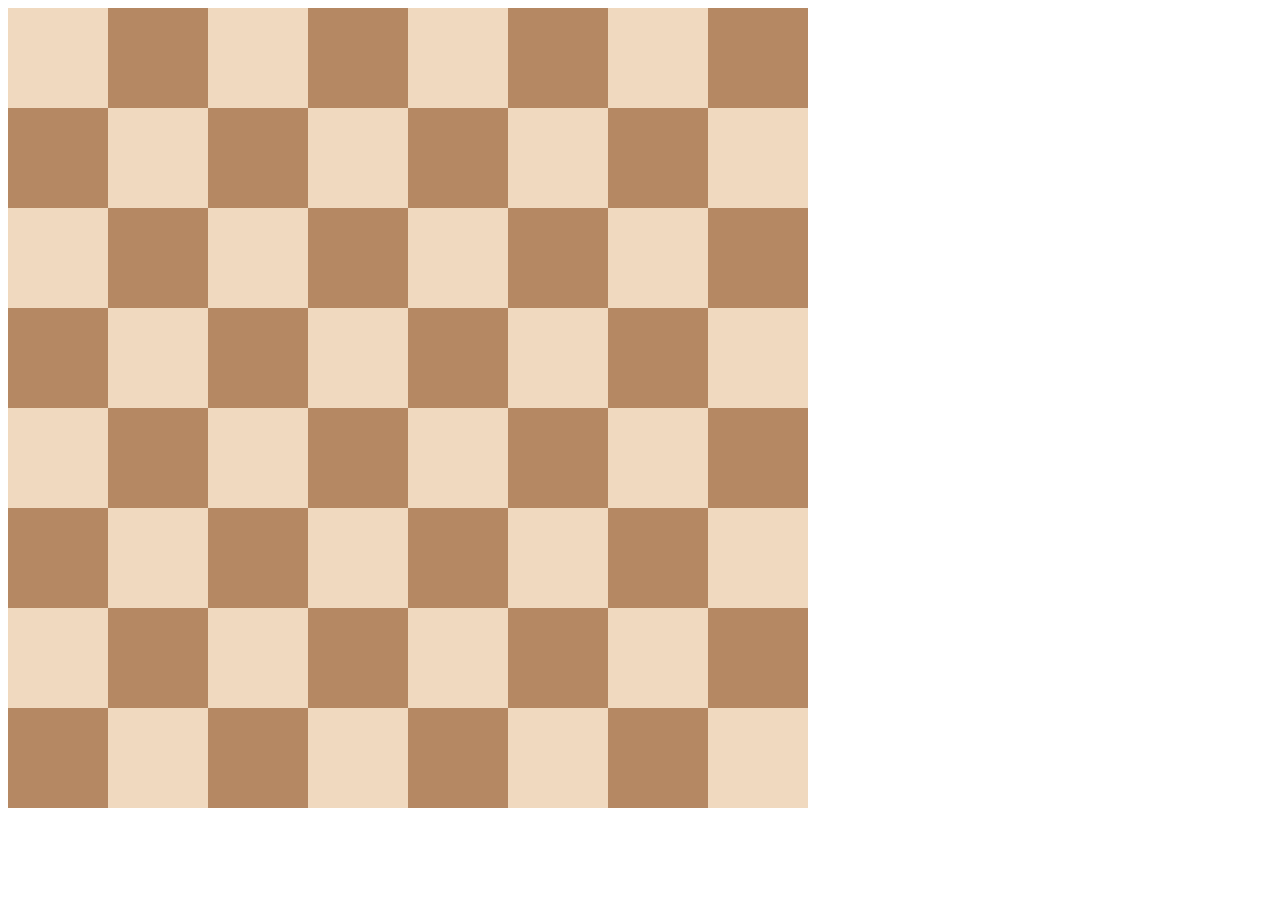
<file: 10.0+Display+Grid/10.0 Display Grid/index.html>
<!DOCTYPE html>
<html>

<head>
  <title>Chessboard</title>
  <style>
    /* Write your code here */
    /* Each square should be 100px by 100px */
    /* My colours for white: #f0d9b5, black: #b58863 */
    .container{
      width: 800px;
      display: grid;
      grid-template-columns: repeat(8, 1fr);
      grid-template: repeat(8, 1fr);
    }

    .white{
      height: 100px;
      width: 100px;
      background-color: #f0d9bf;
    }

    .black{
      height: 100px;
      width: 100px;
      background-color: #b58863;
    }
  </style>
</head>

<body>
  <div class="container">
    <div class="white"></div>
    <div class="black"></div>
    <div class="white"></div>
    <div class="black"></div>
    <div class="white"></div>
    <div class="black"></div>
    <div class="white"></div>
    <div class="black"></div>
    <div class="black"></div>
    <div class="white"></div>
    <div class="black"></div>
    <div class="white"></div>
    <div class="black"></div>
    <div class="white"></div>
    <div class="black"></div>
    <div class="white"></div>
    <div class="white"></div>
    <div class="black"></div>
    <div class="white"></div>
    <div class="black"></div>
    <div class="white"></div>
    <div class="black"></div>
    <div class="white"></div>
    <div class="black"></div>
    <div class="black"></div>
    <div class="white"></div>
    <div class="black"></div>
    <div class="white"></div>
    <div class="black"></div>
    <div class="white"></div>
    <div class="black"></div>
    <div class="white"></div>
    <div class="white"></div>
    <div class="black"></div>
    <div class="white"></div>
    <div class="black"></div>
    <div class="white"></div>
    <div class="black"></div>
    <div class="white"></div>
    <div class="black"></div>
    <div class="black"></div>
    <div class="white"></div>
    <div class="black"></div>
    <div class="white"></div>
    <div class="black"></div>
    <div class="white"></div>
    <div class="black"></div>
    <div class="white"></div>
    <div class="white"></div>
    <div class="black"></div>
    <div class="white"></div>
    <div class="black"></div>
    <div class="white"></div>
    <div class="black"></div>
    <div class="white"></div>
    <div class="black"></div>
    <div class="black"></div>
    <div class="white"></div>
    <div class="black"></div>
    <div class="white"></div>
    <div class="black"></div>
    <div class="white"></div>
    <div class="black"></div>
    <div class="white"></div>
  </div>
</body>

</html>
</file>
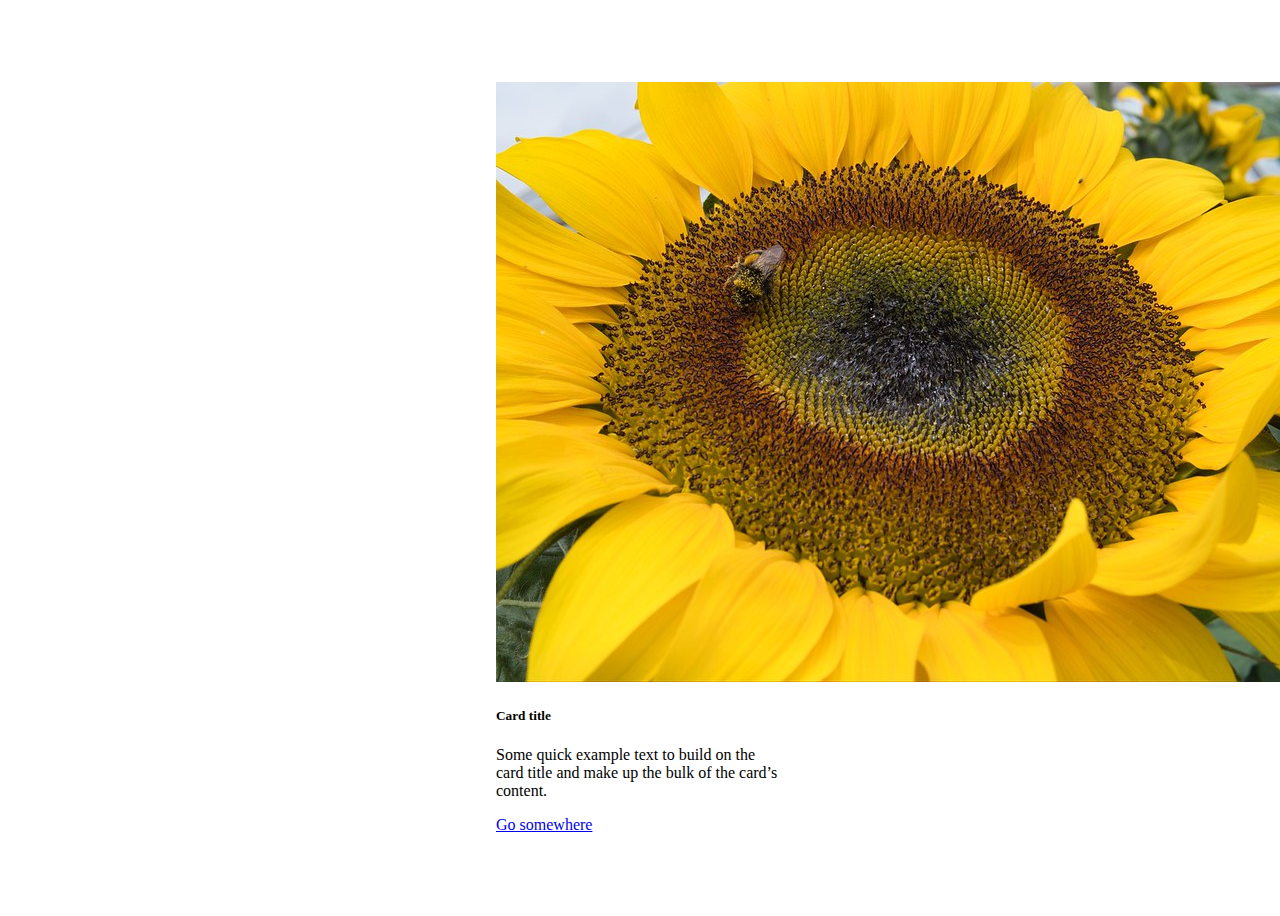
<file: 11.0+Bootstrap+Intro/11.0 Bootstrap Intro/index.html>
<!doctype html>
<html lang="en">

<head>
  <meta charset="utf-8">
  <meta name="viewport" content="width=device-width, initial-scale=1">
  <title>Bootstrap</title>
  <!-- TODO 1: Add the Bootstrap link here. -->
   <link href="https://cdn.jsdelivr.net/npm/bootstrap@5.3.8/dist/css/bootstrap.min.css" rel="stylesheet" integrity="sha384-sRIl4kxILFvY47J16cr9ZwB07vP4J8+LH7qKQnuqkuIAvNWLzeN8tE5YBujZqJLB" crossorigin="anonymous">
  <style>
    /* TODO 4: Use flexbox to center the card in the vertical and horizontal center. */
    .flex-container{
      display: flex;
      justify-content: center;
      align-items: center;
      height: 100vh;
    }
  </style>
</head>

<body>
  <div class="flex-container">
    <!-- TODO 2: Add the Bootstrap Prebuilt Card here -->
     <div class="card" style="width: 18rem;">
  <img src="flower.jpg" class="card-img-top" alt="flower image">
  <div class="card-body">
    <h5 class="card-title">Card title</h5>
    <p class="card-text">Some quick example text to build on the card title and make up the bulk of the card’s content.</p>
    <a href="#" class="btn btn-primary">Go somewhere</a>
  </div>
</div>
    <!-- TODO 3: Change the image src to display the flower.jpg image. -->
  </div>
</body>

</html>
</file>
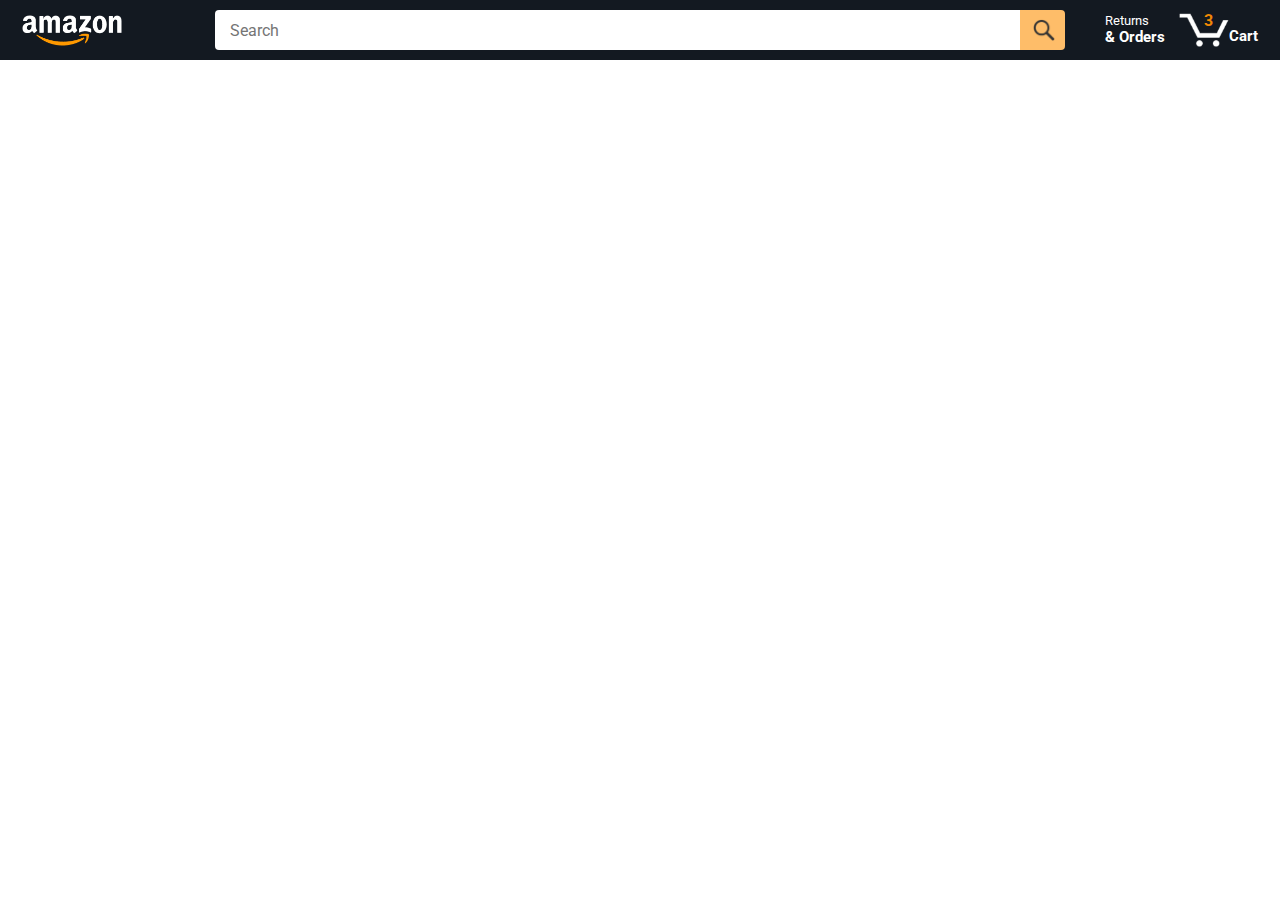
<file: javascript-amazon-project/amazon.html>
<!DOCTYPE html>
<html>
  <head>
    <title>Amazon Project</title>

    <!-- This code is needed for responsive design to work.
      (Responsive design = make the website look good on
      smaller screen sizes like a phone or a tablet). -->
    <meta name="viewport" content="width=device-width, initial-scale=1">

    <!-- Load a font called Roboto from Google Fonts. -->
    <link rel="preconnect" href="https://fonts.googleapis.com">
    <link rel="preconnect" href="https://fonts.gstatic.com" crossorigin>
    <link href="https://fonts.googleapis.com/css2?family=Roboto:wght@400;500;700&display=swap" rel="stylesheet">

    <!-- Here are the CSS files for this page. -->
    <link rel="stylesheet" href="styles/shared/general.css">
    <link rel="stylesheet" href="styles/shared/amazon-header.css">
    <link rel="stylesheet" href="styles/pages/amazon.css">
  </head>
  <body>
    <div class="amazon-header">
      <div class="amazon-header-left-section">
        <a href="amazon.html" class="header-link">
          <img class="amazon-logo"
            src="images/amazon-logo-white.png">
          <img class="amazon-mobile-logo"
            src="images/amazon-mobile-logo-white.png">
        </a>
      </div>

      <div class="amazon-header-middle-section">
        <input class="search-bar" type="text" placeholder="Search">

        <button class="search-button">
          <img class="search-icon" src="images/icons/search-icon.png">
        </button>
      </div>

      <div class="amazon-header-right-section">
        <a class="orders-link header-link" href="orders.html">
          <span class="returns-text">Returns</span>
          <span class="orders-text">& Orders</span>
        </a>

        <a class="cart-link header-link" href="checkout.html">
          <img class="cart-icon" src="images/icons/cart-icon.png">
          <div class="cart-quantity">3</div>
          <div class="cart-text">Cart</div>
        </a>
      </div>
    </div>
    
    <div class="main">
      <div class="products-grid js-products-grid">
      </div>
    </div>

    <script src="data/cart.js"></script>
    <script src="data/products.js"></script>
    <script src="scripts/amazon.js"></script>
  </body>
</html>
</file>
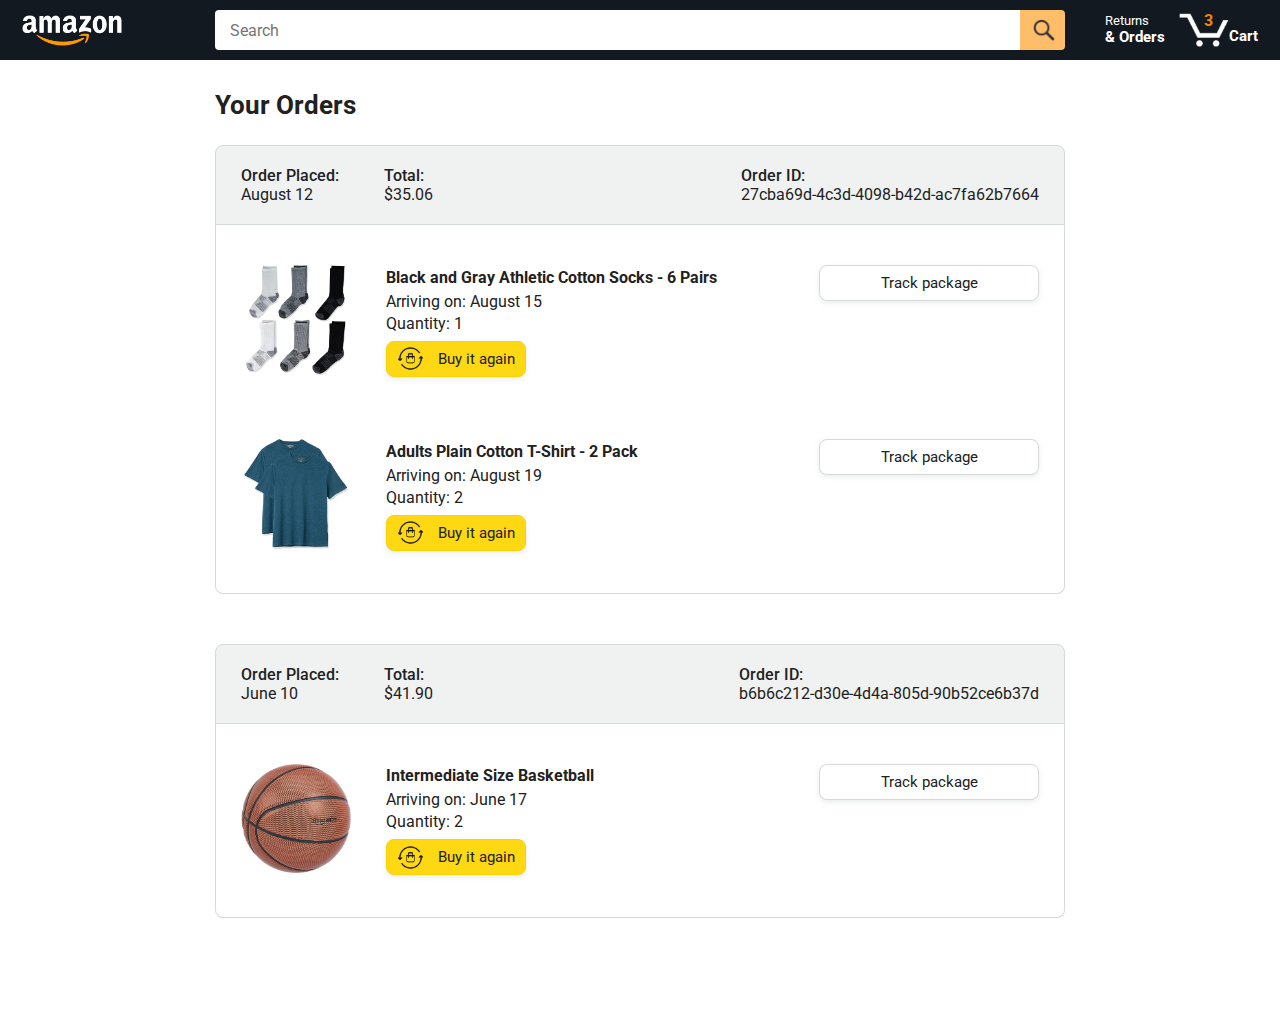
<file: javascript-amazon-project/orders.html>
<!DOCTYPE html>
<html>
  <head>
    <title>Orders</title>

    <!-- This code is needed for responsive design to work.
      (Responsive design = make the website look good on
      smaller screen sizes like a phone or a tablet). -->
    <meta name="viewport" content="width=device-width, initial-scale=1">

    <!-- Load a font called Roboto from Google Fonts. -->
    <link rel="preconnect" href="https://fonts.googleapis.com">
    <link rel="preconnect" href="https://fonts.gstatic.com" crossorigin>
    <link href="https://fonts.googleapis.com/css2?family=Roboto:wght@400;500;700&display=swap" rel="stylesheet">

    <!-- Here are the CSS files for this page. -->
    <link rel="stylesheet" href="styles/shared/general.css">
    <link rel="stylesheet" href="styles/shared/amazon-header.css">
    <link rel="stylesheet" href="styles/pages/orders.css">
  </head>
  <body>
    <div class="amazon-header">
      <div class="amazon-header-left-section">
        <a href="amazon.html" class="header-link">
          <img class="amazon-logo"
            src="images/amazon-logo-white.png">
          <img class="amazon-mobile-logo"
            src="images/amazon-mobile-logo-white.png">
        </a>
      </div>

      <div class="amazon-header-middle-section">
        <input class="search-bar" type="text" placeholder="Search">

        <button class="search-button">
          <img class="search-icon" src="images/icons/search-icon.png">
        </button>
      </div>

      <div class="amazon-header-right-section">
        <a class="orders-link header-link" href="orders.html">
          <span class="returns-text">Returns</span>
          <span class="orders-text">& Orders</span>
        </a>

        <a class="cart-link header-link" href="checkout.html">
          <img class="cart-icon" src="images/icons/cart-icon.png">
          <div class="cart-quantity">3</div>
          <div class="cart-text">Cart</div>
        </a>
      </div>
    </div>

    <div class="main">
      <div class="page-title">Your Orders</div>

      <div class="orders-grid">
        <div class="order-container">
          
          <div class="order-header">
            <div class="order-header-left-section">
              <div class="order-date">
                <div class="order-header-label">Order Placed:</div>
                <div>August 12</div>
              </div>
              <div class="order-total">
                <div class="order-header-label">Total:</div>
                <div>$35.06</div>
              </div>
            </div>

            <div class="order-header-right-section">
              <div class="order-header-label">Order ID:</div>
              <div>27cba69d-4c3d-4098-b42d-ac7fa62b7664</div>
            </div>
          </div>

          <div class="order-details-grid">
            <div class="product-image-container">
              <img src="images/products/athletic-cotton-socks-6-pairs.jpg">
            </div>

            <div class="product-details">
              <div class="product-name">
                Black and Gray Athletic Cotton Socks - 6 Pairs
              </div>
              <div class="product-delivery-date">
                Arriving on: August 15
              </div>
              <div class="product-quantity">
                Quantity: 1
              </div>
              <button class="buy-again-button button-primary">
                <img class="buy-again-icon" src="images/icons/buy-again.png">
                <span class="buy-again-message">Buy it again</span>
              </button>
            </div>

            <div class="product-actions">
              <a href="tracking.html">
                <button class="track-package-button button-secondary">
                  Track package
                </button>
              </a>
            </div>

            <div class="product-image-container">
              <img src="images/products/adults-plain-cotton-tshirt-2-pack-teal.jpg">
            </div>

            <div class="product-details">
              <div class="product-name">
                Adults Plain Cotton T-Shirt - 2 Pack
              </div>
              <div class="product-delivery-date">
                Arriving on: August 19
              </div>
              <div class="product-quantity">
                Quantity: 2
              </div>
              <button class="buy-again-button button-primary">
                <img class="buy-again-icon" src="images/icons/buy-again.png">
                <span class="buy-again-message">Buy it again</span>
              </button>
            </div>

            <div class="product-actions">
              <a href="tracking.html">
                <button class="track-package-button button-secondary">
                  Track package
                </button>
              </a>
            </div>
          </div>
        </div>

        <div class="order-container">

          <div class="order-header">
            <div class="order-header-left-section">
              <div class="order-date">
                <div class="order-header-label">Order Placed:</div>
                <div>June 10</div>
              </div>
              <div class="order-total">
                <div class="order-header-label">Total:</div>
                <div>$41.90</div>
              </div>
            </div>

            <div class="order-header-right-section">
              <div class="order-header-label">Order ID:</div>
              <div>b6b6c212-d30e-4d4a-805d-90b52ce6b37d</div>
            </div>
          </div>

          <div class="order-details-grid">
            <div class="product-image-container">
              <img src="images/products/intermediate-composite-basketball.jpg">
            </div>

            <div class="product-details">
              <div class="product-name">
                Intermediate Size Basketball
              </div>
              <div class="product-delivery-date">
                Arriving on: June 17
              </div>
              <div class="product-quantity">
                Quantity: 2
              </div>
              <button class="buy-again-button button-primary">
                <img class="buy-again-icon" src="images/icons/buy-again.png">
                <span class="buy-again-message">Buy it again</span>
              </button>
            </div>

            <div class="product-actions">
              <a href="tracking.html">
                <button class="track-package-button button-secondary">
                  Track package
                </button>
              </a>
            </div>
          </div>
        </div>
      </div>
    </div>
  </body>
</html>
</file>
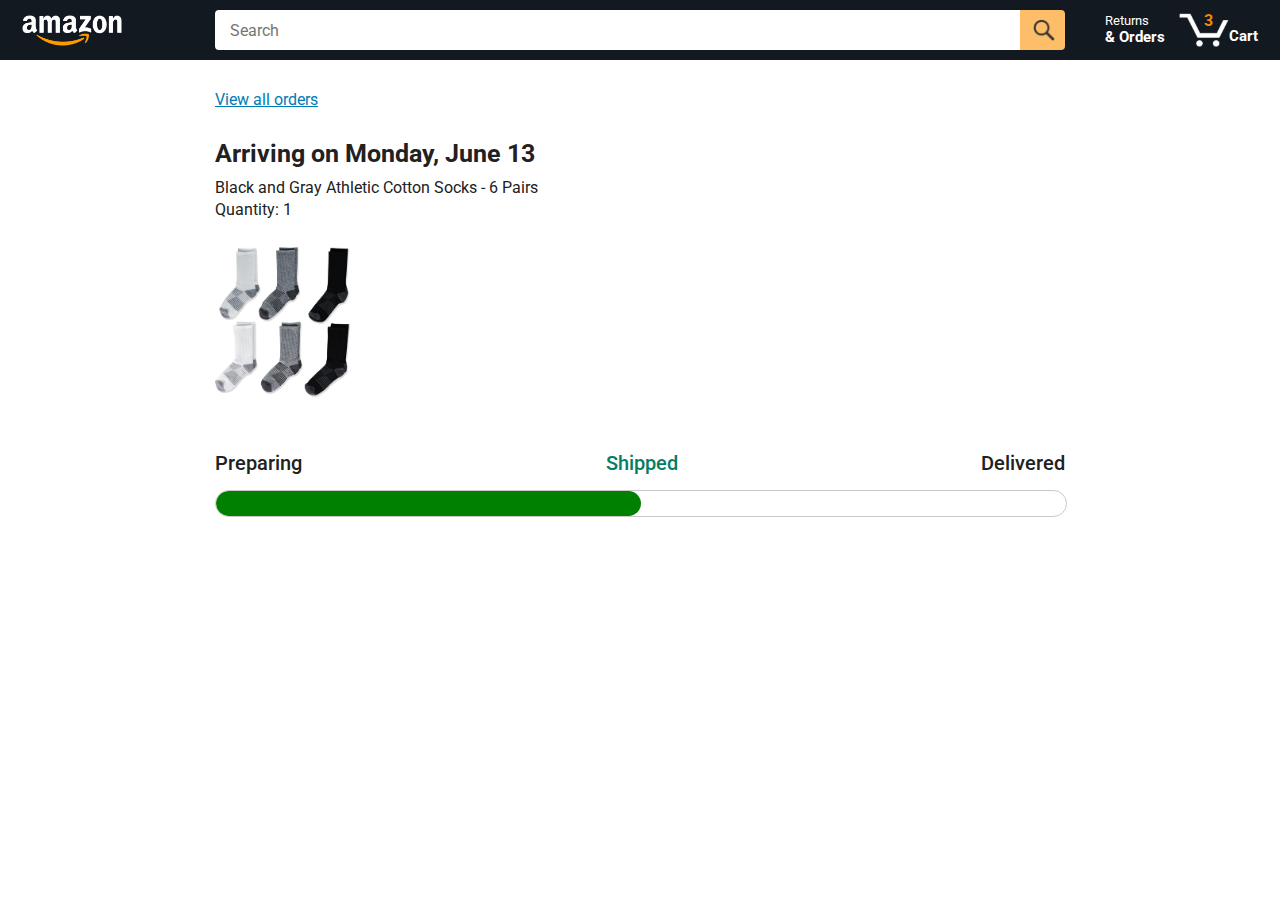
<file: javascript-amazon-project/tracking.html>
<!DOCTYPE html>
<html>
  <head>
    <title>Tracking</title>

    <!-- This code is needed for responsive design to work.
      (Responsive design = make the website look good on
      smaller screen sizes like a phone or a tablet). -->
    <meta name="viewport" content="width=device-width, initial-scale=1">

    <!-- Load a font called Roboto from Google Fonts. -->
    <link rel="preconnect" href="https://fonts.googleapis.com">
    <link rel="preconnect" href="https://fonts.gstatic.com" crossorigin>
    <link href="https://fonts.googleapis.com/css2?family=Roboto:wght@400;500;700&display=swap" rel="stylesheet">

    <!-- Here are the CSS files for this page. -->
    <link rel="stylesheet" href="styles/shared/general.css">
    <link rel="stylesheet" href="styles/shared/amazon-header.css">
    <link rel="stylesheet" href="styles/pages/tracking.css">
  </head>
  <body>
    <div class="amazon-header">
      <div class="amazon-header-left-section">
        <a href="amazon.html" class="header-link">
          <img class="amazon-logo"
            src="images/amazon-logo-white.png">
          <img class="amazon-mobile-logo"
            src="images/amazon-mobile-logo-white.png">
        </a>
      </div>

      <div class="amazon-header-middle-section">
        <input class="search-bar" type="text" placeholder="Search">

        <button class="search-button">
          <img class="search-icon" src="images/icons/search-icon.png">
        </button>
      </div>

      <div class="amazon-header-right-section">
        <a class="orders-link header-link" href="orders.html">
          <span class="returns-text">Returns</span>
          <span class="orders-text">& Orders</span>
        </a>

        <a class="cart-link header-link" href="checkout.html">
          <img class="cart-icon" src="images/icons/cart-icon.png">
          <div class="cart-quantity">3</div>
          <div class="cart-text">Cart</div>
        </a>
      </div>
    </div>

    <div class="main">
      <div class="order-tracking">
        <a class="back-to-orders-link link-primary" href="orders.html">
          View all orders
        </a>

        <div class="delivery-date">
          Arriving on Monday, June 13
        </div>

        <div class="product-info">
          Black and Gray Athletic Cotton Socks - 6 Pairs
        </div>

        <div class="product-info">
          Quantity: 1
        </div>

        <img class="product-image" src="images/products/athletic-cotton-socks-6-pairs.jpg">

        <div class="progress-labels-container">
          <div class="progress-label">
            Preparing
          </div>
          <div class="progress-label current-status">
            Shipped
          </div>
          <div class="progress-label">
            Delivered
          </div>
        </div>

        <div class="progress-bar-container">
          <div class="progress-bar"></div>
        </div>
      </div>
    </div>
  </body>
</html>
</file>
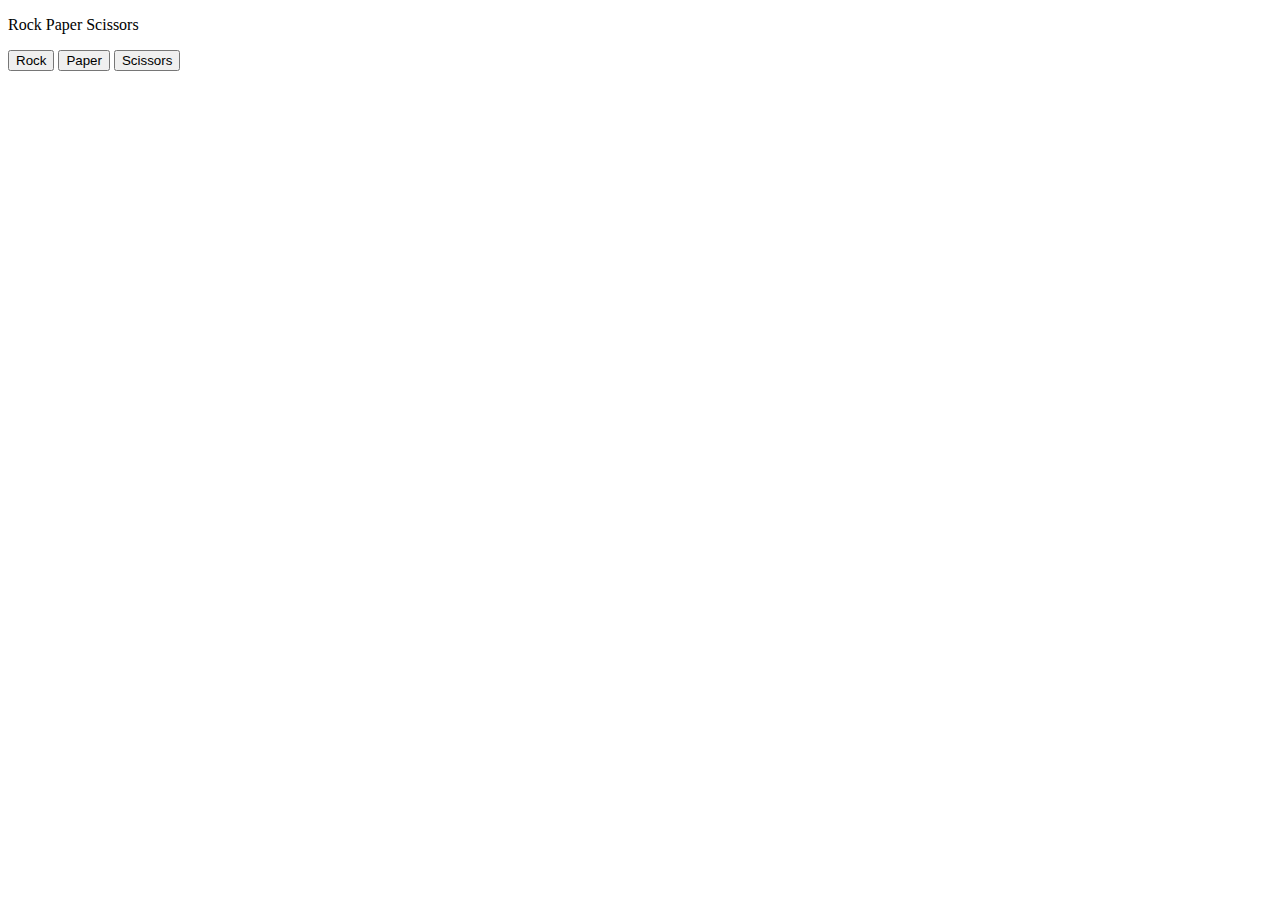
<file: Learning/boolean.html>
<!DOCTYPE html>
<html>
  <head>
    <title>Rock Paper Scissors</title>
  </head>
  <body>
    <p>Rock Paper Scissors</p>
    <button onclick="
      const randomNumber = Math.random();

      let computerMove = '';

      if (randomNumber >= 0 && randomNumber < 1 / 3) {
        computerMove = 'rock';
      } else if (randomNumber >= 1 / 3 && randomNumber < 2 / 3) {
        computerMove = 'paper';
      } else if (randomNumber >= 2 / 3 && randomNumber < 1) {
        computerMove = 'scissors';
      }

      let result = '';

      if (computerMove === 'rock') {
        result = 'Tie.';
      } else if (computerMove === 'paper') {
        result = 'You lose.';
      } else if (computerMove === 'scissors') {
        result = 'You win.';
      }

      alert(`You picked rock. Computer picked ${computerMove}. ${result}`);
    ">Rock</button>

    <button onclick="
      const randomNumber = Math.random();

      let computerMove = '';

      if (randomNumber >= 0 && randomNumber < 1 / 3) {
        computerMove = 'rock';
      } else if (randomNumber >= 1 / 3 && randomNumber < 2 / 3) {
        computerMove = 'paper';
      } else if (randomNumber >= 2 / 3 && randomNumber < 1) {
        computerMove = 'scissors';
      }

      let result = '';

      if (computerMove === 'rock') {
        result = 'You win.';
      } else if (computerMove === 'paper') {
        result = 'Tie.';
      } else if (computerMove === 'scissors') {
        result = 'You lose.';
      }

      alert(`You picked paper. Computer picked ${computerMove}. ${result}`);
    ">Paper</button>

    <button onclick="
      const randomNumber = Math.random();

      let computerMove = '';

      if (randomNumber >= 0 && randomNumber < 1 / 3) {
        computerMove = 'rock';
      } else if (randomNumber >= 1 / 3 && randomNumber < 2 / 3) {
        computerMove = 'paper';
      } else if (randomNumber >= 2 / 3 && randomNumber < 1) {
        computerMove = 'scissors';
      }

      let result = '';

      if (computerMove === 'rock') {
        result = 'You lose.';
      } else if (computerMove === 'paper') {
        result = 'You win.';
      } else if (computerMove === 'scissors') {
        result = 'Tie.';
      }

      alert(`You picked scissors. Computer picked ${computerMove}. ${result}`);
    ">Scissors</button>

    <script>
    </script>
  </body>
</html>
</file>
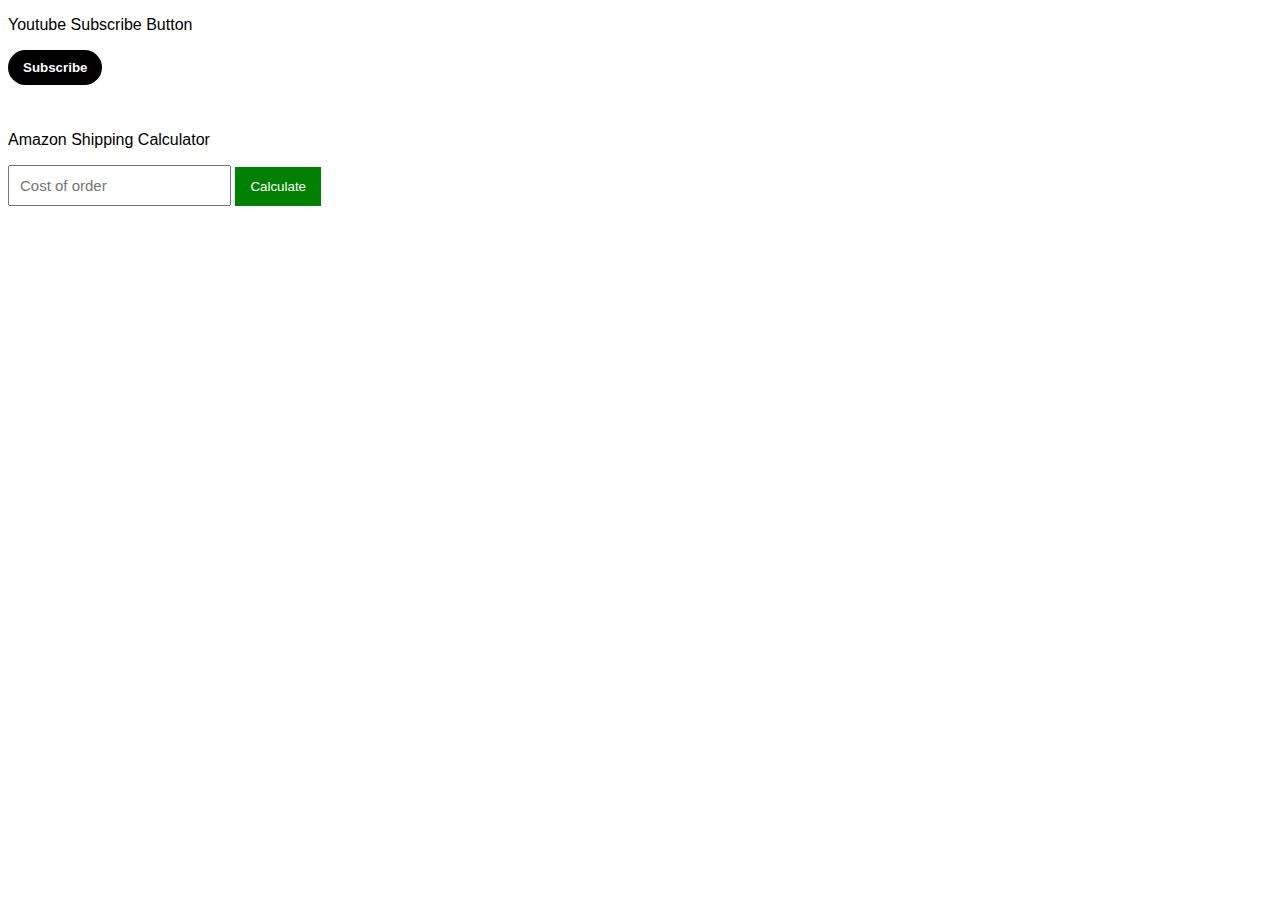
<file: Learning/DOM.html>
<!DOCTYPE html>
<html>
  <head>
    <title>DOM Projects</title>
    <style>

      body{
        font-family: Arial; 
      }

      .subscribe-button{
        border: none;
        background-color: black;
        color:white;
        padding-top: 10px;
        padding-bottom: 10px;
        padding-left: 15px;
        padding-right: 15px;
        font-weight: bold;
        border-radius: 25px;
        cursor: pointer;
        margin-bottom: 30px;
      }

      .is-subscribed{
        background-color: rgb(240, 240, 240);
        color: black;

      }

      .cost-input{
        font-size: 15px;
        padding: 10px
      }

      .calculate-button{
        padding: 12px 15px;
        background-color: green;
        color: white;
        border: none;
        cursor: pointer;
      }


    </style>
  </head>
  <body>
    <p>Youtube Subscribe Button</p>
    <button onclick="
      subscribe();
    " class = "js-subscribe-button subscribe-button">Subscribe</button>

    <p>Amazon Shipping Calculator</p>
    <input placeholder="Cost of order" class="js-cost-input cost-input" onkeydown="
      handleCostKeyDown(event);
    ">
    <button onclick="
      calculateTotal();
    " class="calculate-button">Calculate</button>
    <p class="js-total-cost"></p>

    <script>

      function handleCostKeyDown(event){
          if(event.key == 'Enter'){
            calculateTotal();
          }
      }

      function calculateTotal(){
        const inputElement = document.querySelector('.js-cost-input');
        let cost = Number(inputElement.value);
        
        if(cost < 40){
          cost += 10;
        }
        document.querySelector('.js-total-cost').innerHTML = `$${cost}`;
      }

      function subscribe(){
        const buttonElement =  document.querySelector  ('.js-subscribe-button');

        if (buttonElement.innerText === 'Subscribe'){
          buttonElement.innerHTML = 'Subscribed';
          buttonElement.classList.add('is-subscribed');
        }
        else{
          buttonElement.innerHTML = 'Subscribe';
          buttonElement.classList.remove('is-subscribed');
        }
      }
    </script>
  </body>
</html>
</file>
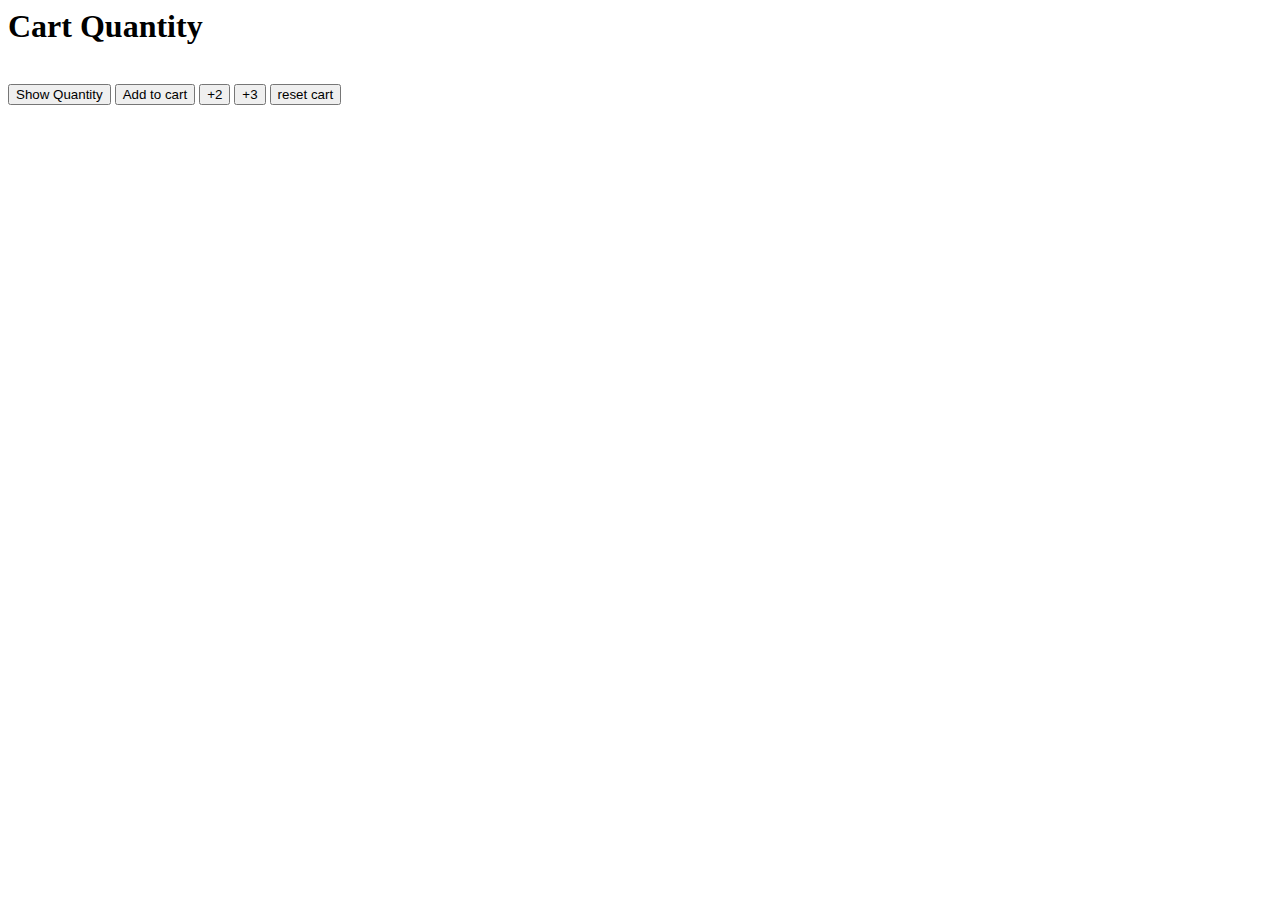
<file: Learning/jsbeg.html>
<html>
    <head>
        <title>small site</title>
        <body>
            <h1>Cart Quantity</h1>
            <br>
            <button onclick="
                console.log('cart quantity: ' + cartQuantity);
            ">Show Quantity</button>
            
            <button onclick="
                cartQuantity += 1;
                console.log('cart quantity: ' + cartQuantity);
            ">Add to cart</button>

            <button onclick="
                cartQuantity += 2;
                console.log('cart quantity: ' + cartQuantity);
            ">+2</button>

            <button onclick="
                cartQuantity += 3;
                console.log('cart quantity: ' + cartQuantity);
            ">+3</button>

            <button onclick="
                cartQuantity = 0;
                console.log('cart quantity: ' + cartQuantity);
            ">reset cart</button>
            
            <script>
                let cartQuantity = 0;

            </script>
        </body>

    </head>
</html>
</file>
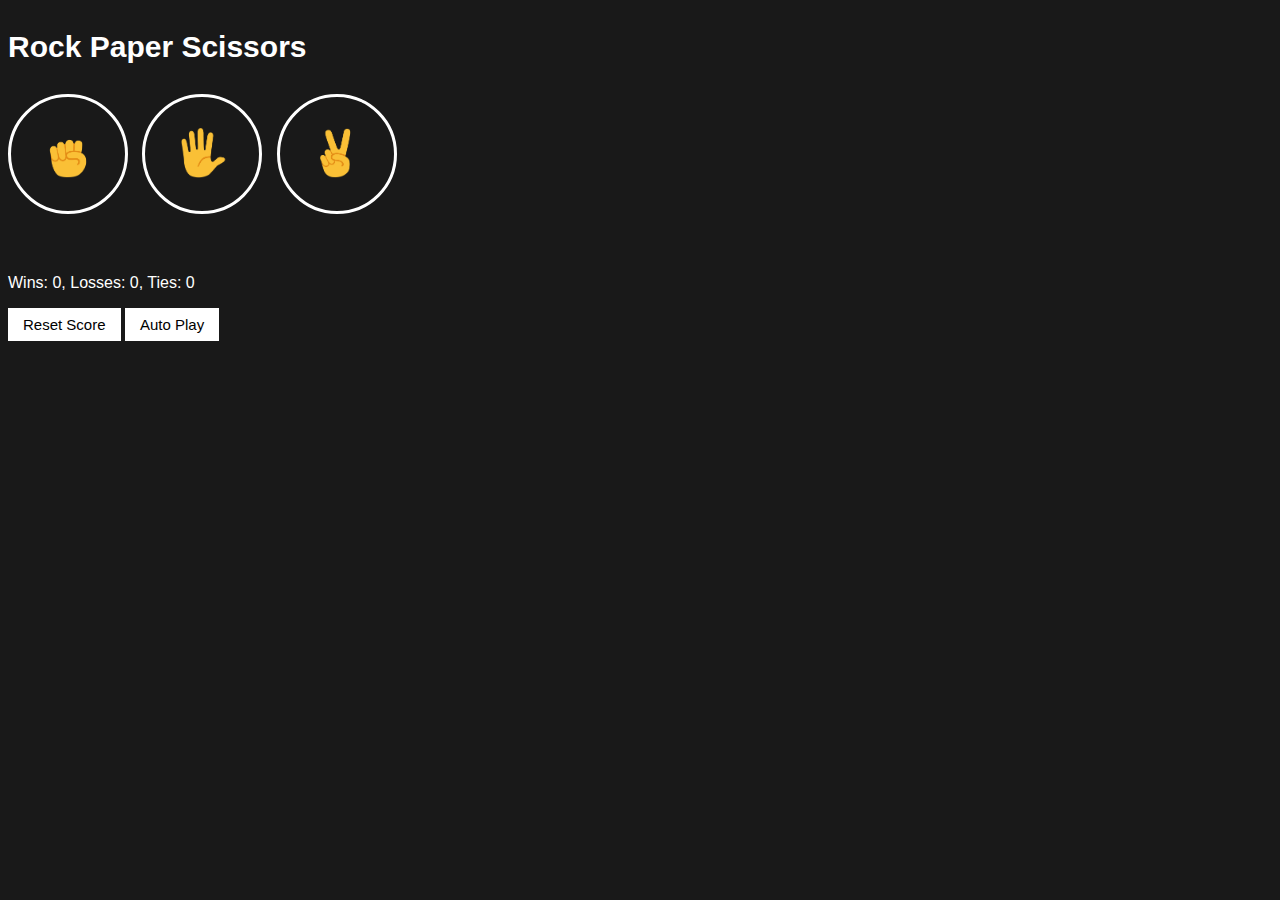
<file: Learning/rock-paper-scissor.html>
<!DOCTYPE html>
<html>
  <head>
    <title>Rock Paper Scissors</title>
  </head>
  <link rel="stylesheet" href="styles\rock-paper-scissors.css">
  <body>
    <p class="title">Rock Paper Scissors</p>
    <button class="move-button js-rock-button"><img src="images/rock-emoji.png" class="move-icon"></button>

    <button class="move-button js-paper-button"><img src="images/paper-emoji.png" class="move-icon"></button>

    <button class="move-button js-scissors-button"><img src="images/scissors-emoji.png" class="move-icon"></button>

    <p class="js-result result"></p>
    <p class="js-moves"></p>
    <p class="js-score score"></p>

    <button onclick="
      score.wins = 0;
      score.losses = 0;
      score.ties = 0;
      localStorage.removeItem('score');
      updateScoreElement();
    " class="reset-score-button">Reset Score</button>

    <button class="auto-play-button" onclick="autoPlay();">Auto Play</button>

    <script src="scripts/rock-paper-scissors.js"></script>
  </body>
</html>
</file>
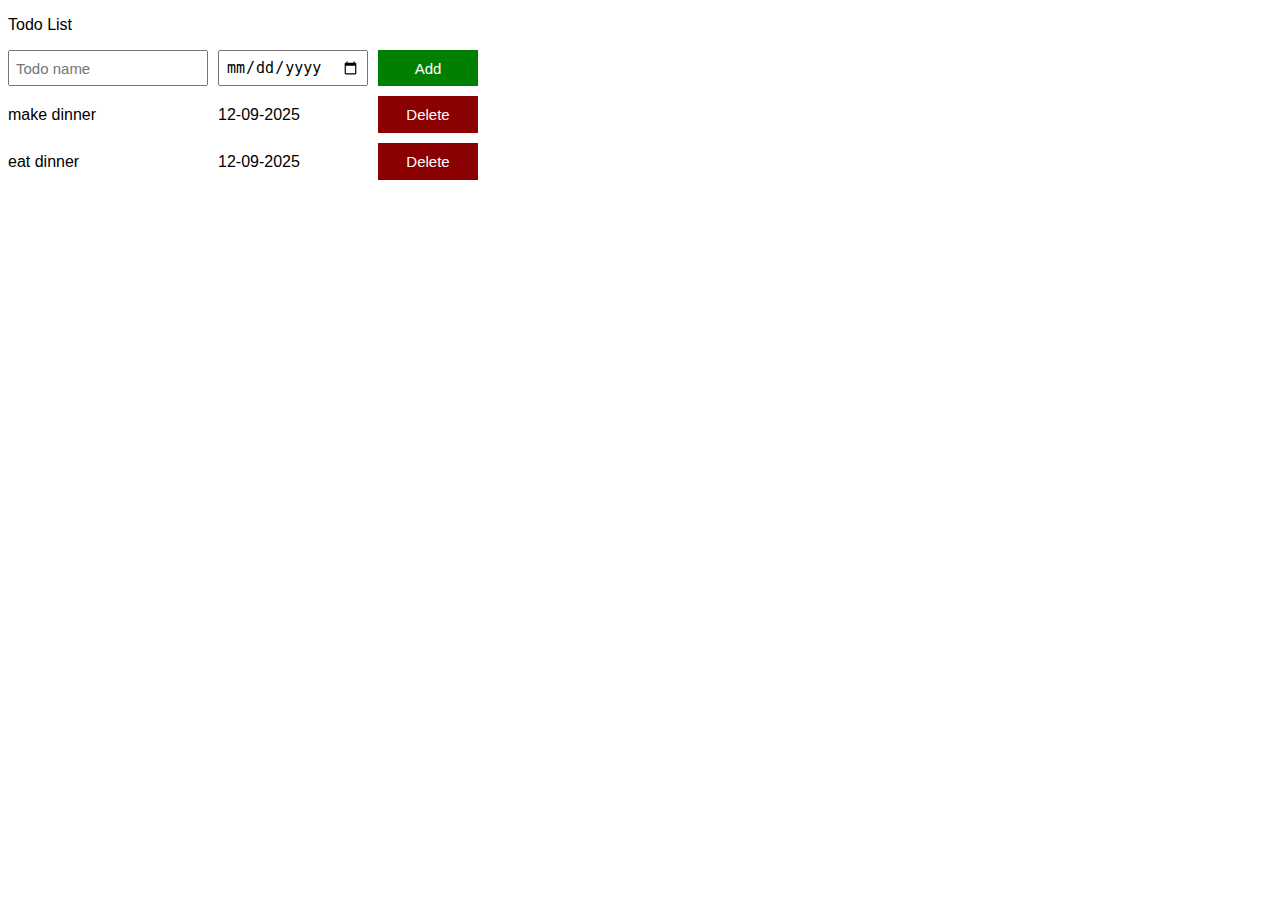
<file: Learning/todo-list.html>
<!DOCTYPE html>
<html>
  <head>
    <title>Todo List</title>
    <link rel="stylesheet" href="styles/todo-list.css">
  </head>
  <body>
    <p>Todo List</p>
    <div class="todo-input-grid">
      <input placeholder="Todo name" class="js-name-input name-input">
      <input type="date" class="js-due-date-input due-date-input">
      <button onclick="
        addTodo();
      " class="add-todo-button">Add</button>
    </div>

    <div class="js-todo-list todo-grid"></div>

    <script src="scripts\todo-list.js"></script>
  </body>
</html>
</file>
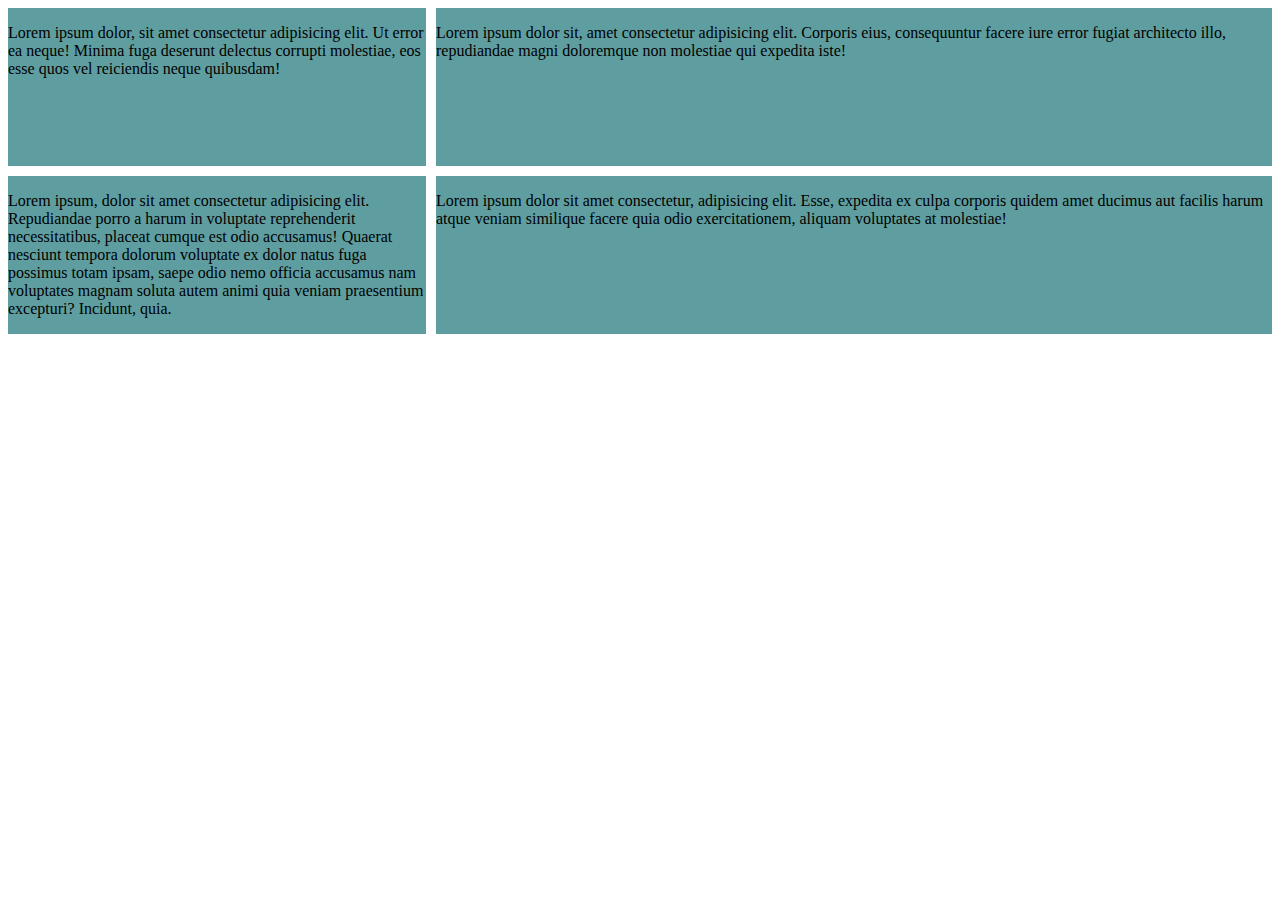
<file: 10.0+Display+Grid/10.0 Display Grid/example.html>
<!DOCTYPE html>
<html>

<head>
  <title>CSS Grid vs Flexbox</title>
  <style>
    .container {
      display: grid;
      grid-template-columns: 1fr 2fr;
      grid-template-rows: 1fr 1fr;
      gap: 10px
    }

    .container>* {
      background-color: cadetblue;
    }
  </style>
</head>

<body>
  <div class="container">
    <div class="one">
      <p>Lorem ipsum dolor, sit amet consectetur adipisicing elit. Ut error ea neque! Minima fuga deserunt delectus
        corrupti molestiae, eos esse quos vel reiciendis neque quibusdam!</p>
    </div>
    <div class="two">
      <p>Lorem ipsum dolor sit, amet consectetur adipisicing elit. Corporis eius, consequuntur facere iure error fugiat
        architecto illo, repudiandae magni doloremque non molestiae qui expedita iste!</p>
    </div>
    <div class="three">
      <p>Lorem ipsum, dolor sit amet consectetur adipisicing elit. Repudiandae porro a harum in voluptate reprehenderit
        necessitatibus, placeat cumque est odio accusamus! Quaerat nesciunt tempora dolorum voluptate ex dolor natus
        fuga possimus totam ipsam, saepe odio nemo officia accusamus nam voluptates magnam soluta autem animi quia
        veniam praesentium excepturi? Incidunt, quia.</p>
    </div>
    <div>
      <p>Lorem ipsum dolor sit amet consectetur, adipisicing elit. Esse, expedita ex culpa corporis quidem amet ducimus
        aut facilis harum atque veniam similique facere quia odio exercitationem, aliquam voluptates at molestiae!</p>
    </div>
  </div>

</body>

</html>
</file>
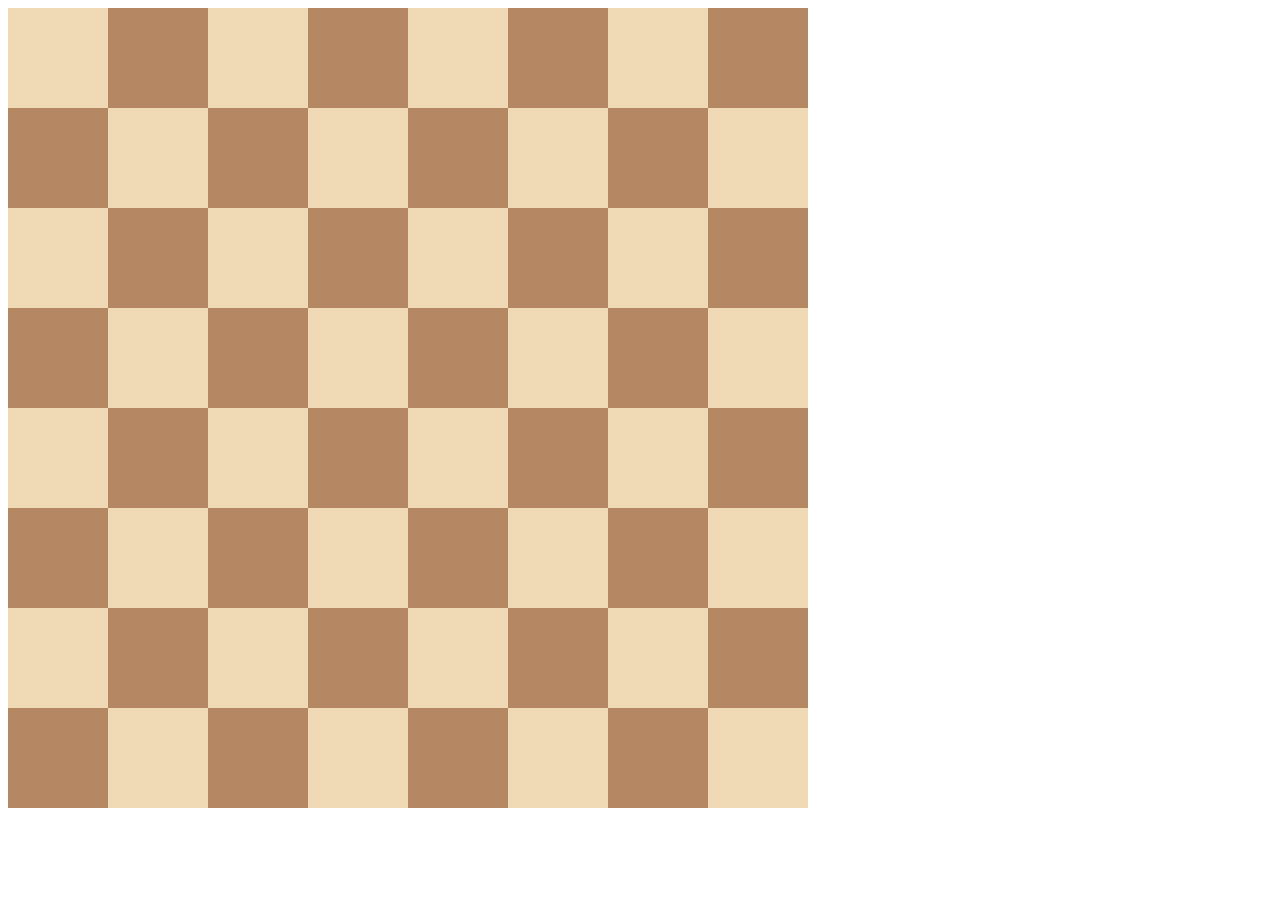
<file: 10.0+Display+Grid/10.0 Display Grid/solution.html>
<!DOCTYPE html>
<html>

<head>
  <title>Chessboard</title>
  <style>
    .container {
      width: 800px;
      display: grid;
      grid-template-columns: 1fr 1fr 1fr 1fr 1fr 1fr 1fr 1fr;
      grid-template-rows: 1fr 1fr 1fr 1fr 1fr 1fr 1fr 1fr;
    }

    .white {
      height: 100px;
      width: 100px;
      background-color: #f0d9b5;
    }

    .black {
      height: 100px;
      width: 100px;
      background-color: #b58863;
    }
  </style>
</head>

<body>
  <div class="container">
    <div class="white"></div>
    <div class="black"></div>
    <div class="white"></div>
    <div class="black"></div>
    <div class="white"></div>
    <div class="black"></div>
    <div class="white"></div>
    <div class="black"></div>
    <div class="black"></div>
    <div class="white"></div>
    <div class="black"></div>
    <div class="white"></div>
    <div class="black"></div>
    <div class="white"></div>
    <div class="black"></div>
    <div class="white"></div>
    <div class="white"></div>
    <div class="black"></div>
    <div class="white"></div>
    <div class="black"></div>
    <div class="white"></div>
    <div class="black"></div>
    <div class="white"></div>
    <div class="black"></div>
    <div class="black"></div>
    <div class="white"></div>
    <div class="black"></div>
    <div class="white"></div>
    <div class="black"></div>
    <div class="white"></div>
    <div class="black"></div>
    <div class="white"></div>
    <div class="white"></div>
    <div class="black"></div>
    <div class="white"></div>
    <div class="black"></div>
    <div class="white"></div>
    <div class="black"></div>
    <div class="white"></div>
    <div class="black"></div>
    <div class="black"></div>
    <div class="white"></div>
    <div class="black"></div>
    <div class="white"></div>
    <div class="black"></div>
    <div class="white"></div>
    <div class="black"></div>
    <div class="white"></div>
    <div class="white"></div>
    <div class="black"></div>
    <div class="white"></div>
    <div class="black"></div>
    <div class="white"></div>
    <div class="black"></div>
    <div class="white"></div>
    <div class="black"></div>
    <div class="black"></div>
    <div class="white"></div>
    <div class="black"></div>
    <div class="white"></div>
    <div class="black"></div>
    <div class="white"></div>
    <div class="black"></div>
    <div class="white"></div>
  </div>
</body>

</html>
</file>
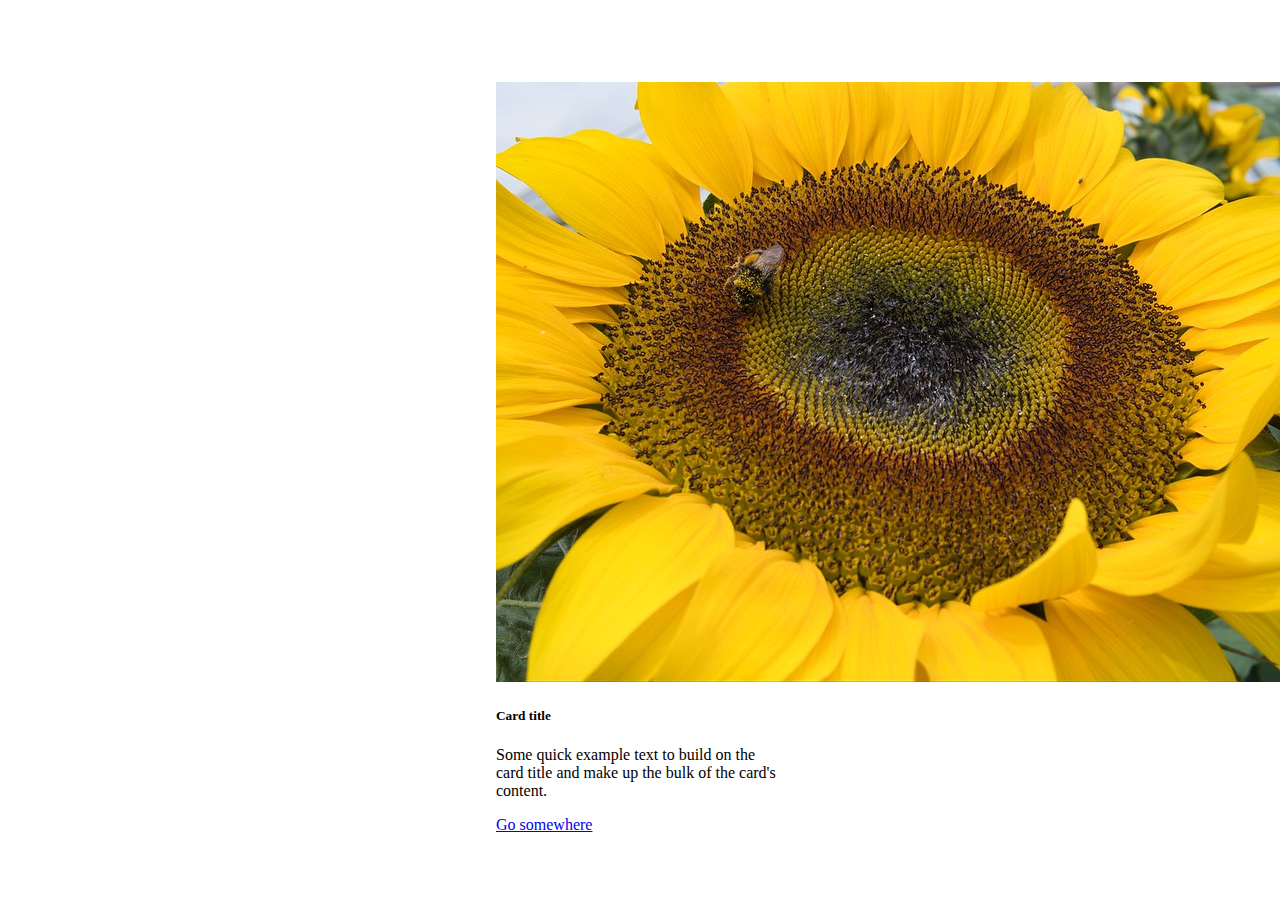
<file: 11.0+Bootstrap+Intro/11.0 Bootstrap Intro/solution.html>
<!doctype html>
<html lang="en">

<head>
  <meta charset="utf-8">
  <meta name="viewport" content="width=device-width, initial-scale=1">
  <title>Bootstrap demo</title>
  <link href="https://cdn.jsdelivr.net/npm/bootstrap@5.3.0-alpha2/dist/css/bootstrap.min.css" rel="stylesheet"
    integrity="sha384-aFq/bzH65dt+w6FI2ooMVUpc+21e0SRygnTpmBvdBgSdnuTN7QbdgL+OapgHtvPp" crossorigin="anonymous">
  <style>
    .flex-container {
      display: flex;
      height: 100vh;
      justify-content: center;
      align-items: center;
    }
  </style>
</head>

<body>
  <div class="flex-container">
    <div class="card" style="width: 18rem;">
      <img src="./flower.jpg" class="card-img-top" alt="sunflower">
      <div class="card-body">
        <h5 class="card-title">Card title</h5>
        <p class="card-text">Some quick example text to build on the card title and make up the bulk of the card's
          content.
        </p>
        <a href="#" class="btn btn-primary">Go somewhere</a>
      </div>
    </div>
  </div>
</body>

</html>
</file>
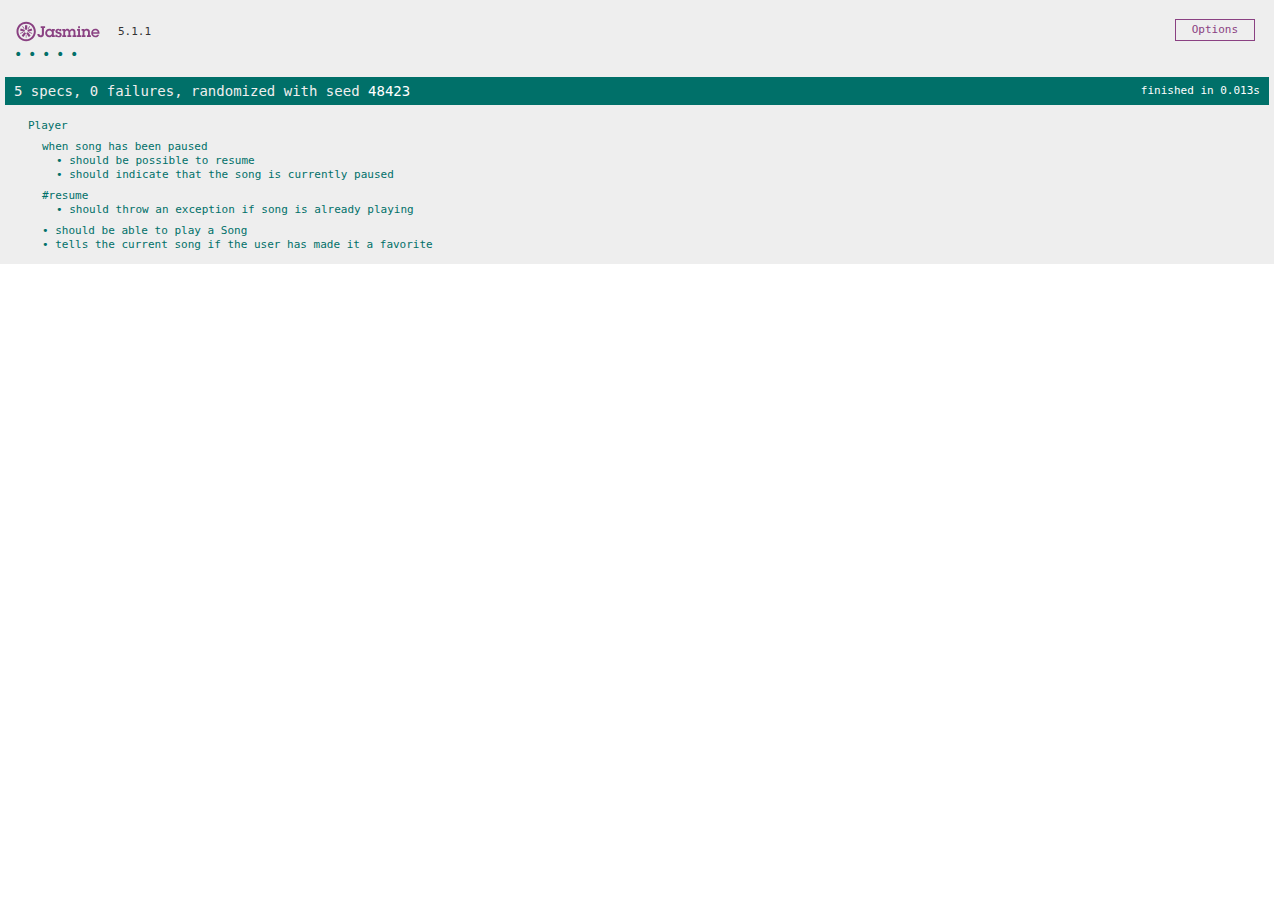
<file: javascript-amazon-project/tests-jasmine/SpecRunner.html>
<!DOCTYPE html>
<html>
<head>
  <meta charset="utf-8">
  <title>Jasmine Spec Runner v5.1.1</title>

  <link rel="shortcut icon" type="image/png" href="lib/jasmine-5.1.1/jasmine_favicon.png">
  <link rel="stylesheet" href="lib/jasmine-5.1.1/jasmine.css">

  <script src="lib/jasmine-5.1.1/jasmine.js"></script>
  <script src="lib/jasmine-5.1.1/jasmine-html.js"></script>
  <script src="lib/jasmine-5.1.1/boot0.js"></script>
  <!-- optional: include a file here that configures the Jasmine env -->
  <script src="lib/jasmine-5.1.1/boot1.js"></script>

  <!-- include source files here... -->
  <script src="src/Player.js"></script>
  <script src="src/Song.js"></script>

  <!-- include spec files here... -->
  <script src="spec/SpecHelper.js"></script>
  <script src="spec/PlayerSpec.js"></script>

</head>

<body>
</body>
</html>
</file>
<file: javascript-amazon-project/styles/shared/general.css>
body {
  font-family: Roboto, Arial;
  color: rgb(33, 33, 33);
  /* The <body> element has a default margin of 8px
     on all sides. This removes the default margins. */
  margin: 0;
}

/* <p> elements have a default margin on the top
   and bottom. This removes the default margins. */
p {
  margin: 0;
}

button {
  cursor: pointer;
}

select {
  cursor: pointer;
}

input, select, button {
  font-family: Roboto, Arial;
}

.button-primary {
  color: rgb(33, 33, 33);
  background-color: rgb(255, 216, 20);
  border: 1px solid rgb(252, 210, 0);
  border-radius: 8px;
  cursor: pointer;
  box-shadow: 0 2px 5px rgba(213, 217, 217, 0.5);
}

.button-primary:hover {
  background-color: rgb(247, 202, 0);
  border: 1px solid rgb(242, 194, 0);
}

.button-primary:active {
  background: rgb(255, 216, 20);
  border-color: rgb(252, 210, 0);
  box-shadow: none;
}

.button-secondary {
  color: rgb(33, 33, 33);
  background: white;
  border: 1px solid rgb(213, 217, 217);
  border-radius: 8px;
  cursor: pointer;
  box-shadow: 0 2px 5px rgba(213, 217, 217, 0.5);
}

.button-secondary:hover {
  background-color: rgb(247, 250, 250);
}

.button-secondary:active {
  background-color: rgb(237, 253, 255);
  box-shadow: none;
}

/* These styles will limit text to 2 lines. Anything
   beyond 2 lines will be replaced with "..."
   You can find this code by using an A.I. tool or by
   searching in Google.
   https://css-tricks.com/almanac/properties/l/line-clamp/ */
.limit-text-to-2-lines {
  display: -webkit-box;
  -webkit-line-clamp: 2;
  -webkit-box-orient: vertical;
  overflow: hidden;
}

.link-primary {
  color: rgb(1, 124, 182);
  cursor: pointer;
}

.link-primary:hover {
  color: rgb(196, 80, 0);
}

/* Styles for dropdown selectors. */
select {
  color: rgb(33, 33, 33);
  background-color: rgb(240, 240, 240);
  border: 1px solid rgb(213, 217, 217);
  border-radius: 8px;
  padding: 3px 5px;
  font-size: 15px;
  cursor: pointer;
  box-shadow: 0 2px 5px rgba(213, 217, 217, 0.5);
}

select:focus,
input:focus {
  outline: 2px solid rgb(255, 153, 0);
}
</file>
<file: javascript-amazon-project/styles/shared/amazon-header.css>
.amazon-header {
  background-color: rgb(19, 25, 33);
  color: white;
  padding-left: 15px;
  padding-right: 15px;

  display: flex;
  align-items: center;
  justify-content: space-between;

  position: fixed;
  top: 0;
  left: 0;
  right: 0;
  height: 60px;
}

.amazon-header-left-section {
  width: 180px;
}

@media (max-width: 800px) {
  .amazon-header-left-section {
    width: unset;
  }
}

.header-link {
  display: inline-block;
  padding: 6px;
  border-radius: 2px;
  cursor: pointer;
  text-decoration: none;
  border: 1px solid rgba(0, 0, 0, 0);
}

.header-link:hover {
  border: 1px solid white;
}

.amazon-logo {
  width: 100px;
  margin-top: 5px;
}

.amazon-mobile-logo {
  display: none;
}

@media (max-width: 575px) {
  .amazon-logo {
    display: none;
  }

  .amazon-mobile-logo {
    display: block;
    height: 35px;
    margin-top: 5px;
  }
}

.amazon-header-middle-section {
  flex: 1;
  max-width: 850px;
  margin-left: 10px;
  margin-right: 10px;
  display: flex;
}

.search-bar {
  flex: 1;
  width: 0;
  font-size: 16px;
  height: 38px;
  padding-left: 15px;
  border: none;
  border-top-left-radius: 4px;
  border-bottom-left-radius: 4px;
  border-top-right-radius: 0;
  border-bottom-right-radius: 0;
}

.search-button {
  background-color: rgb(254, 189, 105);
  border: none;
  width: 45px;
  height: 40px;
  border-top-right-radius: 4px;
  border-bottom-right-radius: 4px;
  flex-shrink: 0;
}

.search-icon {
  height: 22px;
  margin-left: 2px;
  margin-top: 3px;
}

.amazon-header-right-section {
  width: 180px;
  flex-shrink: 0;
  display: flex;
  justify-content: end;
}

.orders-link {
  color: white;
}

.returns-text {
  display: block;
  font-size: 13px;
}

.orders-text {
  display: block;
  font-size: 15px;
  font-weight: 700;
}

.cart-link {
  color: white;
  display: flex;
  align-items: center;
  position: relative;
}

.cart-icon {
  width: 50px;
}

.cart-text {
  margin-top: 12px;
  font-size: 15px;
  font-weight: 700;
}

.cart-quantity {
  color: rgb(240, 136, 4);
  font-size: 16px;
  font-weight: 700;

  position: absolute;
  top: 4px;
  left: 22px;
  
  width: 26px;
  text-align: center;
}
</file>
<file: javascript-amazon-project/styles/pages/amazon.css>
.main {
  margin-top: 60px;
}

.products-grid {
  display: grid;

  /* - In CSS Grid, 1fr means a column will take up the
       remaining space in the grid.
     - If we write 1fr 1fr ... 1fr; 8 times, this will
       divide the grid into 8 columns, each taking up an
       equal amount of the space.
     - repeat(8, 1fr); is a shortcut for repeating "1fr"
       8 times (instead of typing out "1fr" 8 times).
       repeat(...) is a special property that works with
       display: grid; */
  grid-template-columns: repeat(8, 1fr);
}

/* @media is used to create responsive design (making the
   website look good on any screen size). This @media
   means when the screen width is 2000px or less, we
   will divide the grid into 7 columns instead of 8. */
@media (max-width: 2000px) {
  .products-grid {
    grid-template-columns: repeat(7, 1fr);
  }
}

/* This @media means when the screen width is 1600px or
   less, we will divide the grid into 6 columns. */
@media (max-width: 1600px) {
  .products-grid {
    grid-template-columns: repeat(6, 1fr);
  }
}

@media (max-width: 1300px) {
  .products-grid {
    grid-template-columns: repeat(5, 1fr);
  }
}

@media (max-width: 1000px) {
  .products-grid {
    grid-template-columns: repeat(4, 1fr);
  }
}

@media (max-width: 800px) {
  .products-grid {
    grid-template-columns: repeat(3, 1fr);
  }
}

@media (max-width: 575px) {
  .products-grid {
    grid-template-columns: repeat(2, 1fr);
  }
}

@media (max-width: 450px) {
  .products-grid {
    grid-template-columns: 1fr;
  }
}

.product-container {
  padding-top: 40px;
  padding-bottom: 25px;
  padding-left: 25px;
  padding-right: 25px;

  border-right: 1px solid rgb(231, 231, 231);
  border-bottom: 1px solid rgb(231, 231, 231);

  display: flex;
  flex-direction: column;
}

.product-image-container {
  display: flex;
  justify-content: center;
  align-items: center;

  height: 180px;
  margin-bottom: 20px;
}

.product-image {
  /* Images will overflow their container by default. To
    prevent this, we set max-width and max-height to 100%
    so they stay inside their container. */
  max-width: 100%;
  max-height: 100%;
}

.product-name {
  height: 40px;
  margin-bottom: 5px;
}

.product-rating-container {
  display: flex;
  align-items: center;
  margin-bottom: 10px;
}

.product-rating-stars {
  width: 100px;
  margin-right: 6px;
}

.product-rating-count {
  color: rgb(1, 124, 182);
  cursor: pointer;
  margin-top: 3px;
}

.product-price {
  font-weight: 700;
  margin-bottom: 10px;
}

.product-quantity-container {
  margin-bottom: 17px;
}

.product-spacer {
  flex: 1;
}

.added-to-cart {
  color: rgb(6, 125, 98);
  font-size: 16px;

  display: flex;
  align-items: center;
  margin-bottom: 8px;

  /* At first, the "Added to cart" message will
     be invisible. Use JavaScript to change the
     opacity and make it visible. */
  opacity: 0;
}

.added-to-cart img {
  height: 20px;
  margin-right: 5px;
}

.add-to-cart-button {
  width: 100%;
  padding: 8px;
  border-radius: 50px;
}
</file>
<file: javascript-amazon-project/styles/pages/orders.css>
.main {
  max-width: 850px;
  margin-top: 90px;
  margin-bottom: 100px;
  padding-left: 20px;
  padding-right: 20px;

  /* margin-left: auto;
     margin-right auto;
     Is a trick for centering an element horizontally
     without needing a container. */
  margin-left: auto;
  margin-right: auto;
}

.page-title {
  font-weight: 700;
  font-size: 26px;
  margin-bottom: 25px;
}

.orders-grid {
  display: grid;
  grid-template-columns: 1fr;
  row-gap: 50px;
}

.order-header {
  background-color: rgb(240, 242, 242);
  border: 1px solid rgb(213, 217, 217);

  display: flex;
  align-items: center;
  justify-content: space-between;

  padding: 20px 25px;
  border-top-left-radius: 8px;
  border-top-right-radius: 8px;
}

.order-header-left-section {
  display: flex;
  flex-shrink: 0;
}

.order-header-label {
  font-weight: 500;
}

.order-date,
.order-total {
  margin-right: 45px;
}

.order-header-right-section {
  flex-shrink: 1;
}

@media (max-width: 575px) {
  .order-header {
    flex-direction: column;
    align-items: start;
    line-height: 23px;
    padding: 15px;
  }

  .order-header-left-section {
    flex-direction: column;
  }

  .order-header-label {
    margin-right: 5px;
  }

  .order-date,
  .order-total {
    display: grid;
    grid-template-columns: auto 1fr;
    margin-right: 0;
  }

  .order-header-right-section {
    display: grid;
    grid-template-columns: auto 1fr;
  }
}

.order-details-grid {
  padding: 40px 25px;
  border: 1px solid rgb(213, 217, 217);
  border-top: none;
  border-bottom-left-radius: 8px;
  border-bottom-right-radius: 8px;

  display: grid;
  grid-template-columns: 110px 1fr 220px;
  column-gap: 35px;
  row-gap: 60px;
  align-items: center;
}

@media (max-width: 800px) {
  .order-details-grid {
    grid-template-columns: 110px 1fr;
    row-gap: 0;
    padding-bottom: 8px;
  }
}

@media (max-width: 450px) {
  .order-details-grid {
    grid-template-columns: 1fr;
  }
}

.product-image-container {
  text-align: center;
}

.product-image-container img {
  max-width: 110px;
  max-height: 110px;
}

.product-name {
  font-weight: 700;
  margin-bottom: 5px;
}

.product-delivery-date {
  margin-bottom: 3px;
}

.product-quantity {
  margin-bottom: 8px;
}

.buy-again-button {
  font-size: 15px;
  width: 140px;
  height: 36px;
  border-radius: 8px;

  display: flex;
  align-items: center;
  justify-content: center;
}

.buy-again-icon {
  width: 25px;
  margin-right: 15px;
}

.product-actions {
  align-self: start;
}

.track-package-button {
  width: 100%;
  font-size: 15px;
  padding: 8px;
}

@media (max-width: 800px) {
  .buy-again-button {
    margin-bottom: 10px;
  }

  .product-actions {
    /* grid-column: 2 means this element will be placed
       in column 2 in the grid. (Normally, the column that
       an element is placed in is determined by the order
       of the elements in the HTML. grid-column overrides
       this default ordering). */
    grid-column: 2;
    margin-bottom: 30px;
  }

  .track-package-button {
    width: 140px;
  }
}

@media (max-width: 450px) {
  .product-image-container {
    text-align: center;
    margin-bottom: 25px;
  }

  .product-image-container img {
    max-width: 150px;
    max-height: 150px;
  }

  .product-name {
    margin-bottom: 10px;
  }

  .product-quantity {
    margin-bottom: 15px;
  }

  .buy-again-button {
    width: 100%;
    margin-bottom: 15px;
  }

  .product-actions {
    /* grid-column: auto; undos grid-column: 2; from above.
       This element will now be placed in its normal column
       in the grid. */
    grid-column: auto;
    margin-bottom: 70px;
  }

  .track-package-button {
    width: 100%;
    padding: 12px;
  }
}
</file>
<file: javascript-amazon-project/styles/pages/tracking.css>
.main {
  max-width: 850px;
  margin-top: 90px;
  margin-bottom: 100px;
  padding-left: 30px;
  padding-right: 30px;

  /* margin-left: auto;
     margin-right auto;
     Is a trick for centering an element horizontally
     without needing a container. */
  margin-left: auto;
  margin-right: auto;
}

.back-to-orders-link {
  display: inline-block;
  margin-bottom: 30px;
}

.delivery-date {
  font-size: 25px;
  font-weight: 700;
  margin-bottom: 10px;
}

.product-info {
  margin-bottom: 3px;
}

.product-image {
  max-width: 150px;
  max-height: 150px;
  margin-top: 25px;
  margin-bottom: 50px;
}

.progress-labels-container {
  display: flex;
  justify-content: space-between;
  font-size: 20px;
  font-weight: 500;
  margin-bottom: 15px;
}

.current-status {
  color: rgb(6, 125, 98);
}

@media (max-width: 575px) {
  .progress-labels-container {
    font-size: 16px;
  }
}

@media (max-width: 450px) {
  .progress-labels-container {
    flex-direction: column;
    margin-bottom: 5px;
  }

  .progress-label {
    margin-bottom: 3px;
  }
}

.progress-bar-container {
  height: 25px;
  width: 100%;

  border: 1px solid rgb(200, 200, 200);
  border-radius: 50px;
  overflow: hidden;
}

.progress-bar {
  height: 100%;
  background-color: green;
  border-radius: 50px;
  width: 50%;
}
</file>
<file: Learning/styles/todo-list.css>
body{
    font-family: Arial;
}

.todo-grid, .todo-input-grid{
    display: grid;
    grid-template-columns: 200px 150px 100px;
    column-gap: 10px;
    row-gap: 10px;
    align-items: center;
}

.todo-input-grid{
    margin-bottom: 10px;
    align-items: stretch;
}

.name-input, .due-date-input{
    font-size: 15px;
    padding: 6px;
}

.add-todo-button{
    background-color: green;
    color: white;
    border: none;
    font-size: 15px;
    cursor: pointer;
}

.delete-todo-button{
    background-color: darkred;
    color: white;
    font-size: 15px;
    cursor: pointer;
    padding-top: 10px;
    padding-bottom: 10px;
    border: none;
}
</file>
<file: javascript-amazon-project/tests-jasmine/lib/jasmine-5.1.1/jasmine.css>
@charset "UTF-8";
body {
  overflow-y: scroll;
}

.jasmine_html-reporter {
  width: 100%;
  background-color: #eee;
  padding: 5px;
  margin: -8px;
  font-size: 11px;
  font-family: Monaco, "Lucida Console", monospace;
  line-height: 14px;
  color: #333;
}
.jasmine_html-reporter a {
  text-decoration: none;
}
.jasmine_html-reporter a:hover {
  text-decoration: underline;
}
.jasmine_html-reporter p, .jasmine_html-reporter h1, .jasmine_html-reporter h2, .jasmine_html-reporter h3, .jasmine_html-reporter h4, .jasmine_html-reporter h5, .jasmine_html-reporter h6 {
  margin: 0;
  line-height: 14px;
}
.jasmine_html-reporter .jasmine-banner,
.jasmine_html-reporter .jasmine-symbol-summary,
.jasmine_html-reporter .jasmine-summary,
.jasmine_html-reporter .jasmine-result-message,
.jasmine_html-reporter .jasmine-spec .jasmine-description,
.jasmine_html-reporter .jasmine-spec-detail .jasmine-description,
.jasmine_html-reporter .jasmine-alert .jasmine-bar,
.jasmine_html-reporter .jasmine-stack-trace {
  padding-left: 9px;
  padding-right: 9px;
}
.jasmine_html-reporter .jasmine-banner {
  position: relative;
}
.jasmine_html-reporter .jasmine-banner .jasmine-title {
  background: url("[data-uri]") no-repeat;
  background: url("[data-uri]") no-repeat, none;
  background-size: 100%;
  display: block;
  float: left;
  width: 90px;
  height: 25px;
}
.jasmine_html-reporter .jasmine-banner .jasmine-version {
  margin-left: 14px;
  position: relative;
  top: 6px;
}
.jasmine_html-reporter #jasmine_content {
  position: fixed;
  right: 100%;
}
.jasmine_html-reporter .jasmine-banner {
  margin-top: 14px;
}
.jasmine_html-reporter .jasmine-duration {
  color: #fff;
  float: right;
  line-height: 28px;
  padding-right: 9px;
}
.jasmine_html-reporter .jasmine-symbol-summary {
  overflow: hidden;
  margin: 14px 0;
}
.jasmine_html-reporter .jasmine-symbol-summary li {
  display: inline-block;
  height: 10px;
  width: 14px;
  font-size: 16px;
}
.jasmine_html-reporter .jasmine-symbol-summary li.jasmine-passed {
  font-size: 14px;
}
.jasmine_html-reporter .jasmine-symbol-summary li.jasmine-passed:before {
  color: #007069;
  content: "•";
}
.jasmine_html-reporter .jasmine-symbol-summary li.jasmine-failed {
  line-height: 9px;
}
.jasmine_html-reporter .jasmine-symbol-summary li.jasmine-failed:before {
  color: #ca3a11;
  content: "×";
  font-weight: bold;
  margin-left: -1px;
}
.jasmine_html-reporter .jasmine-symbol-summary li.jasmine-excluded {
  font-size: 14px;
}
.jasmine_html-reporter .jasmine-symbol-summary li.jasmine-excluded:before {
  color: #bababa;
  content: "•";
}
.jasmine_html-reporter .jasmine-symbol-summary li.jasmine-excluded-no-display {
  font-size: 14px;
  display: none;
}
.jasmine_html-reporter .jasmine-symbol-summary li.jasmine-pending {
  line-height: 17px;
}
.jasmine_html-reporter .jasmine-symbol-summary li.jasmine-pending:before {
  color: #ba9d37;
  content: "*";
}
.jasmine_html-reporter .jasmine-symbol-summary li.jasmine-empty {
  font-size: 14px;
}
.jasmine_html-reporter .jasmine-symbol-summary li.jasmine-empty:before {
  color: #ba9d37;
  content: "•";
}
.jasmine_html-reporter .jasmine-run-options {
  float: right;
  margin-right: 5px;
  border: 1px solid #8a4182;
  color: #8a4182;
  position: relative;
  line-height: 20px;
}
.jasmine_html-reporter .jasmine-run-options .jasmine-trigger {
  cursor: pointer;
  padding: 8px 16px;
}
.jasmine_html-reporter .jasmine-run-options .jasmine-payload {
  position: absolute;
  display: none;
  right: -1px;
  border: 1px solid #8a4182;
  background-color: #eee;
  white-space: nowrap;
  padding: 4px 8px;
}
.jasmine_html-reporter .jasmine-run-options .jasmine-payload.jasmine-open {
  display: block;
}
.jasmine_html-reporter .jasmine-bar {
  line-height: 28px;
  font-size: 14px;
  display: block;
  color: #eee;
}
.jasmine_html-reporter .jasmine-bar.jasmine-failed, .jasmine_html-reporter .jasmine-bar.jasmine-errored {
  background-color: #ca3a11;
  border-bottom: 1px solid #eee;
}
.jasmine_html-reporter .jasmine-bar.jasmine-passed {
  background-color: #007069;
}
.jasmine_html-reporter .jasmine-bar.jasmine-incomplete {
  background-color: #bababa;
}
.jasmine_html-reporter .jasmine-bar.jasmine-skipped {
  background-color: #bababa;
}
.jasmine_html-reporter .jasmine-bar.jasmine-warning {
  margin-top: 14px;
  margin-bottom: 14px;
  background-color: #ba9d37;
  color: #333;
}
.jasmine_html-reporter .jasmine-bar.jasmine-menu {
  background-color: #fff;
  color: #000;
}
.jasmine_html-reporter .jasmine-bar.jasmine-menu a {
  color: blue;
  text-decoration: underline;
}
.jasmine_html-reporter .jasmine-bar a {
  color: white;
}
.jasmine_html-reporter.jasmine-spec-list .jasmine-bar.jasmine-menu.jasmine-failure-list,
.jasmine_html-reporter.jasmine-spec-list .jasmine-results .jasmine-failures {
  display: none;
}
.jasmine_html-reporter.jasmine-failure-list .jasmine-bar.jasmine-menu.jasmine-spec-list,
.jasmine_html-reporter.jasmine-failure-list .jasmine-summary {
  display: none;
}
.jasmine_html-reporter .jasmine-results {
  margin-top: 14px;
}
.jasmine_html-reporter .jasmine-summary {
  margin-top: 14px;
}
.jasmine_html-reporter .jasmine-summary ul {
  list-style-type: none;
  margin-left: 14px;
  padding-top: 0;
  padding-left: 0;
}
.jasmine_html-reporter .jasmine-summary ul.jasmine-suite {
  margin-top: 7px;
  margin-bottom: 7px;
}
.jasmine_html-reporter .jasmine-summary li.jasmine-passed a {
  color: #007069;
}
.jasmine_html-reporter .jasmine-summary li.jasmine-failed a {
  color: #ca3a11;
}
.jasmine_html-reporter .jasmine-summary li.jasmine-empty a {
  color: #ba9d37;
}
.jasmine_html-reporter .jasmine-summary li.jasmine-pending a {
  color: #ba9d37;
}
.jasmine_html-reporter .jasmine-summary li.jasmine-excluded a {
  color: #bababa;
}
.jasmine_html-reporter .jasmine-specs li.jasmine-passed a:before {
  content: "• ";
}
.jasmine_html-reporter .jasmine-specs li.jasmine-failed a:before {
  content: "× ";
}
.jasmine_html-reporter .jasmine-specs li.jasmine-empty a:before {
  content: "* ";
}
.jasmine_html-reporter .jasmine-specs li.jasmine-pending a:before {
  content: "• ";
}
.jasmine_html-reporter .jasmine-specs li.jasmine-excluded a:before {
  content: "• ";
}
.jasmine_html-reporter .jasmine-description + .jasmine-suite {
  margin-top: 0;
}
.jasmine_html-reporter .jasmine-suite {
  margin-top: 14px;
}
.jasmine_html-reporter .jasmine-suite a {
  color: #333;
}
.jasmine_html-reporter .jasmine-failures .jasmine-spec-detail {
  margin-bottom: 28px;
}
.jasmine_html-reporter .jasmine-failures .jasmine-spec-detail .jasmine-description {
  background-color: #ca3a11;
  color: white;
}
.jasmine_html-reporter .jasmine-failures .jasmine-spec-detail .jasmine-description a {
  color: white;
}
.jasmine_html-reporter .jasmine-result-message {
  padding-top: 14px;
  color: #333;
  white-space: pre-wrap;
}
.jasmine_html-reporter .jasmine-result-message span.jasmine-result {
  display: block;
}
.jasmine_html-reporter .jasmine-stack-trace {
  margin: 5px 0 0 0;
  max-height: 224px;
  overflow: auto;
  line-height: 18px;
  color: #666;
  border: 1px solid #ddd;
  background: white;
  white-space: pre;
}
.jasmine_html-reporter .jasmine-expander a {
  display: block;
  margin-left: 14px;
  color: blue;
  text-decoration: underline;
}
.jasmine_html-reporter .jasmine-expander-contents {
  display: none;
}
.jasmine_html-reporter .jasmine-expanded {
  padding-bottom: 10px;
}
.jasmine_html-reporter .jasmine-expanded .jasmine-expander-contents {
  display: block;
  margin-left: 14px;
  padding: 5px;
}
.jasmine_html-reporter .jasmine-debug-log {
  margin: 5px 0 0 0;
  padding: 5px;
  color: #666;
  border: 1px solid #ddd;
  background: white;
}
.jasmine_html-reporter .jasmine-debug-log table {
  border-spacing: 0;
}
.jasmine_html-reporter .jasmine-debug-log table, .jasmine_html-reporter .jasmine-debug-log th, .jasmine_html-reporter .jasmine-debug-log td {
  border: 1px solid #ddd;
}
</file>
